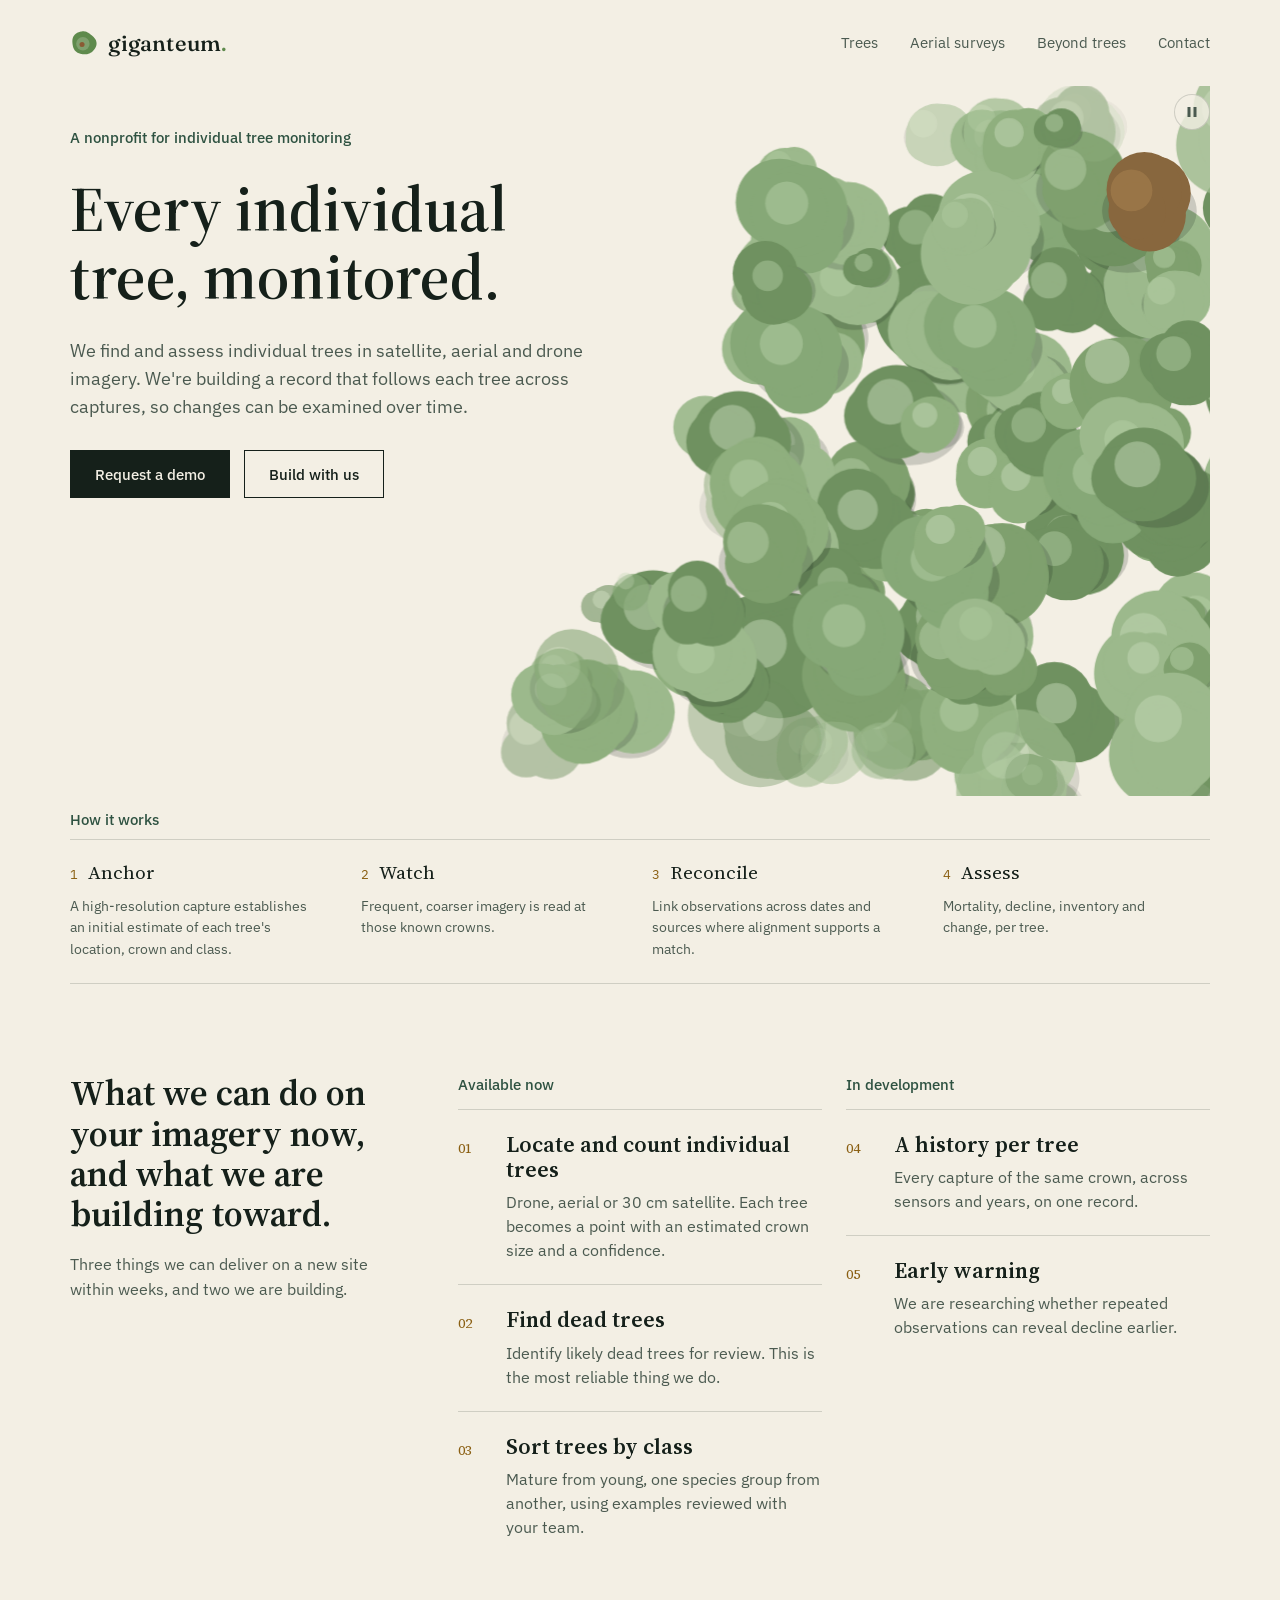
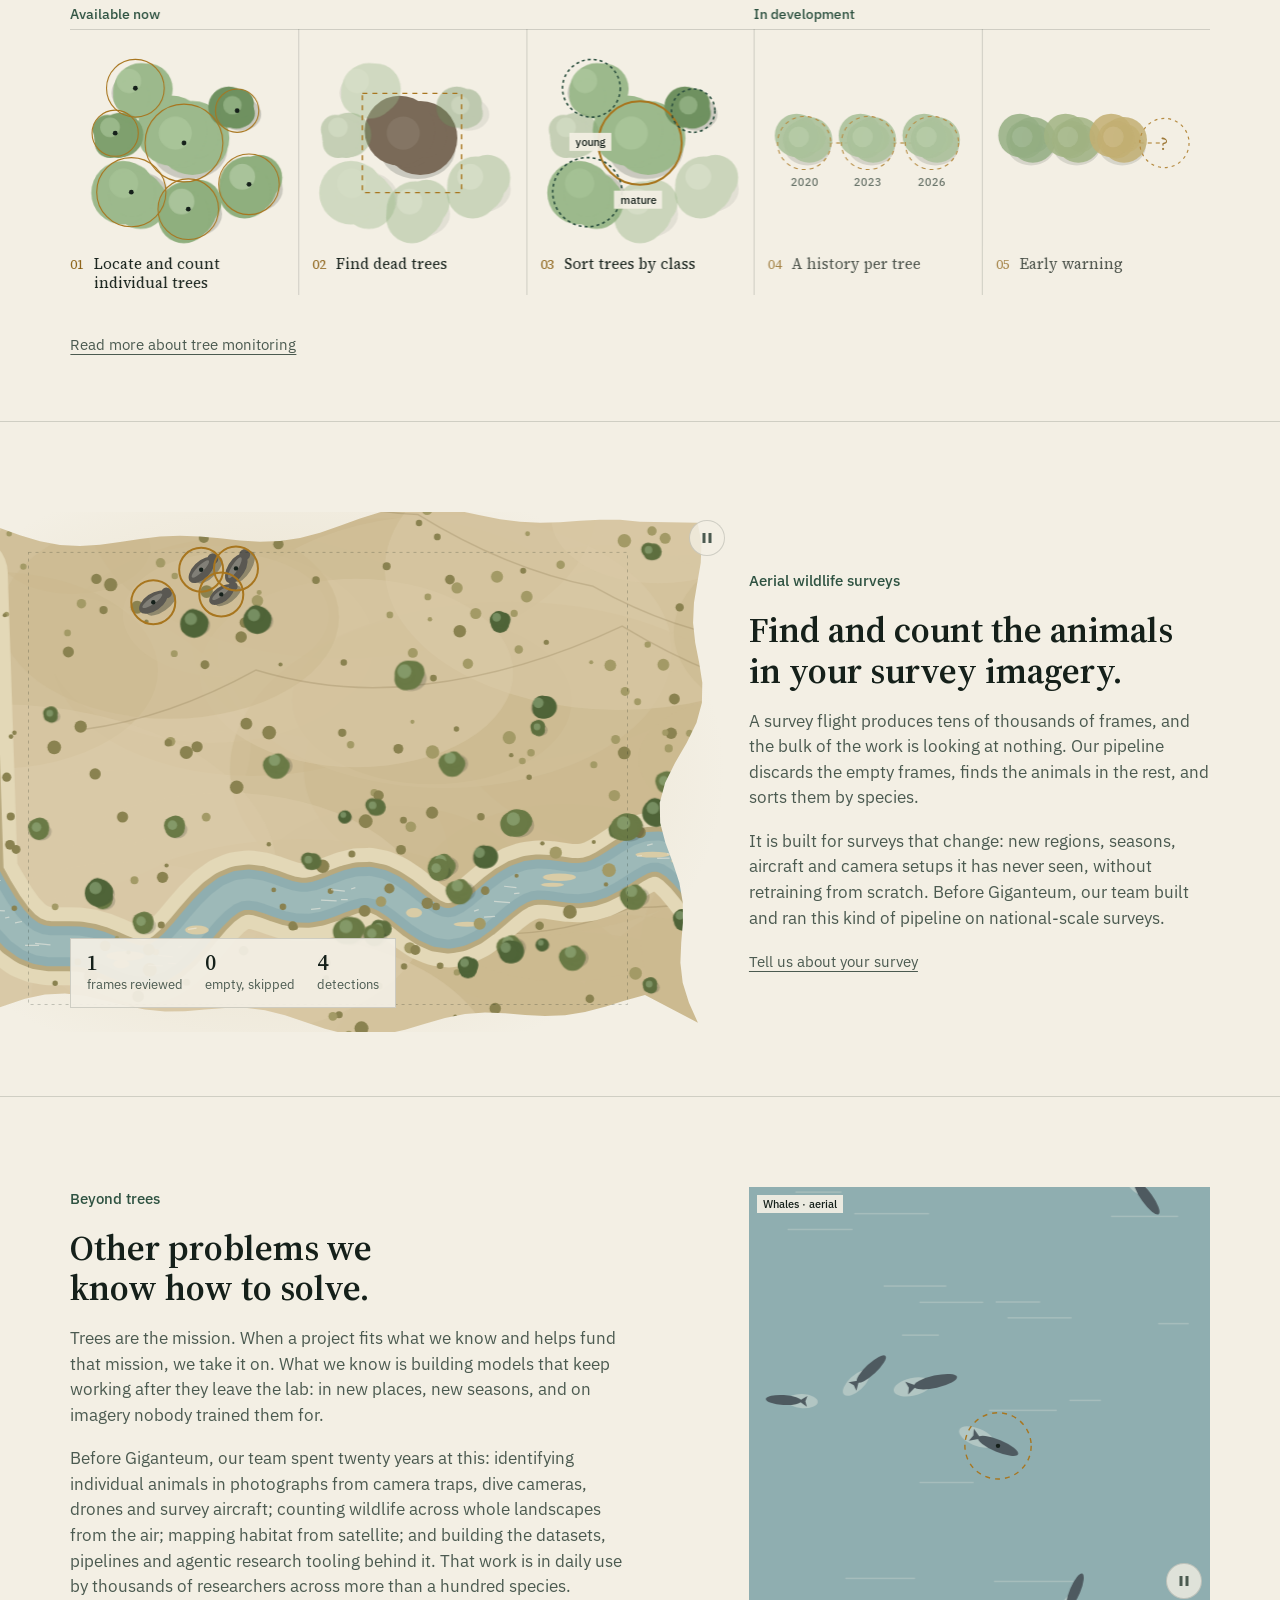
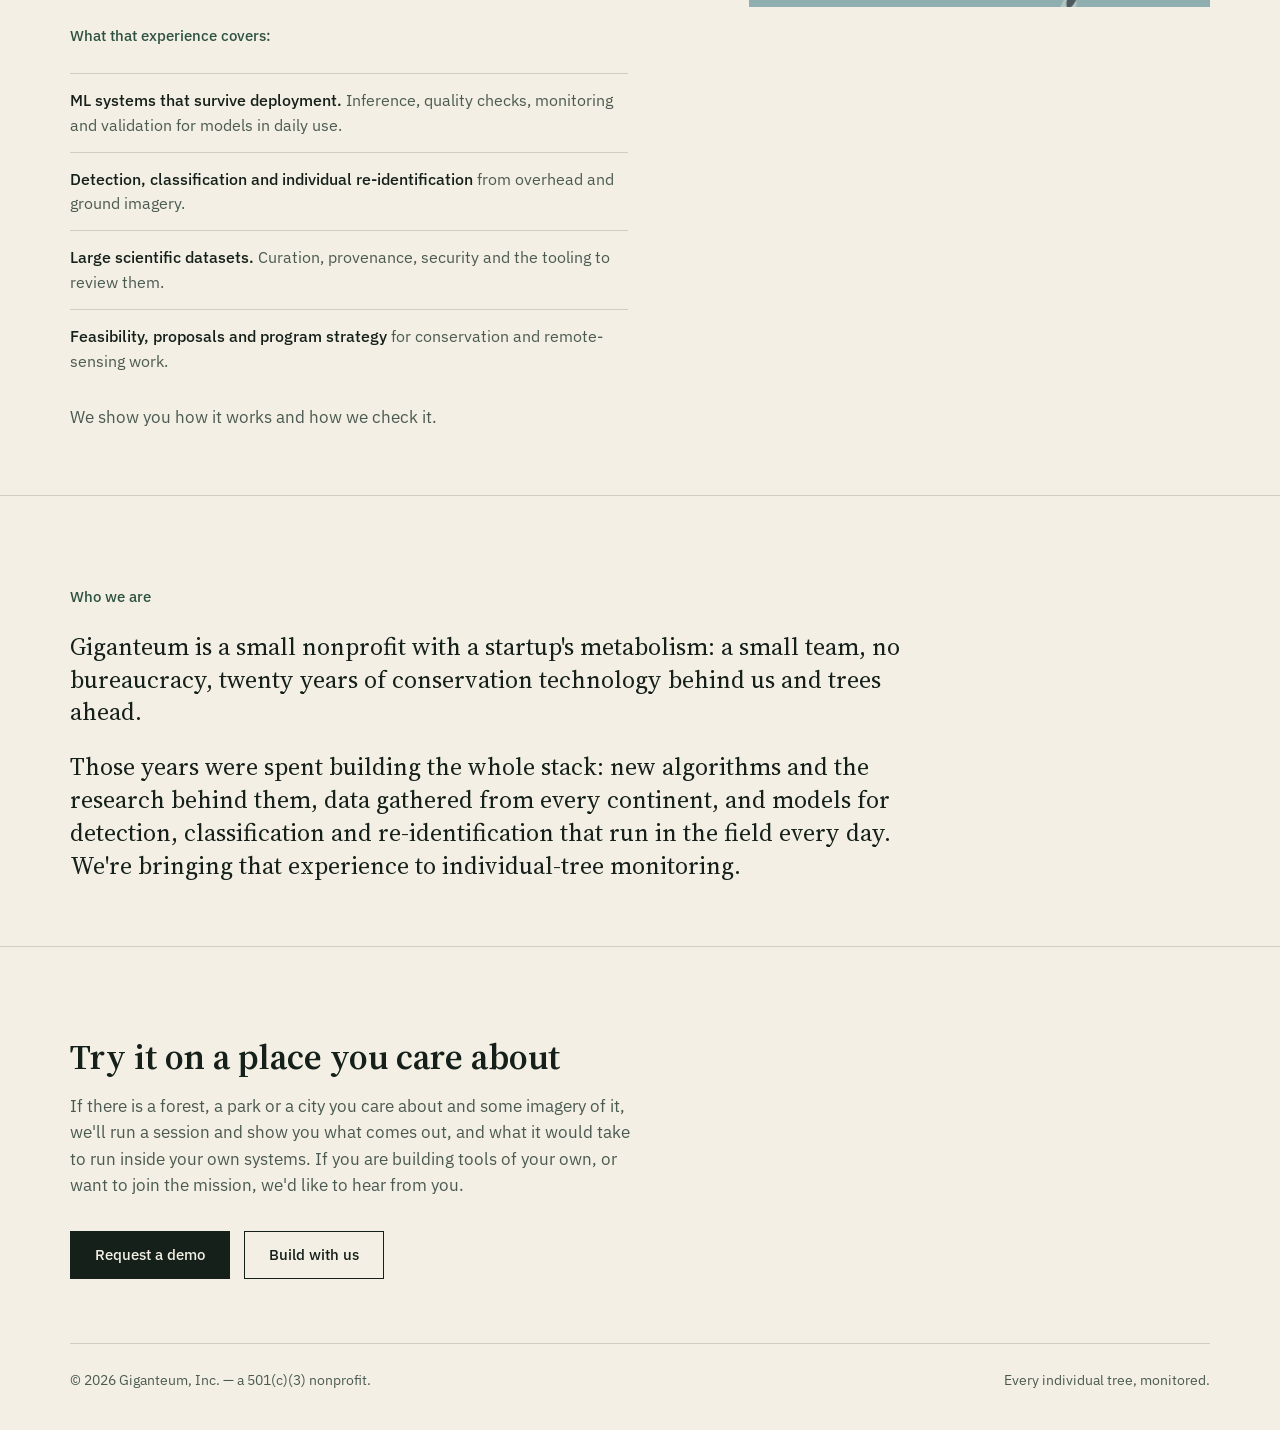
<file: index.html>
<!DOCTYPE html>
<html lang="en">
<head>
<meta charset="UTF-8">
<meta name="viewport" content="width=device-width, initial-scale=1, viewport-fit=cover">
<title>Giganteum — Every individual tree, monitored</title>
<meta name="description" content="Giganteum is a nonprofit that finds and assesses individual trees in satellite, aerial and drone imagery.">
<link rel="canonical" href="https://giganteum.github.io/preview-a3f9297cd7/">
<meta property="og:type" content="website">
<meta property="og:site_name" content="Giganteum">
<meta property="og:title" content="Giganteum — Every individual tree, monitored">
<meta property="og:description" content="Giganteum is a nonprofit that finds and assesses individual trees in satellite, aerial and drone imagery.">
<meta property="og:url" content="https://giganteum.github.io/preview-a3f9297cd7/">
<meta property="og:image" content="https://giganteum.github.io/preview-a3f9297cd7/assets/og-card.jpg">
<meta property="og:image:width" content="1200">
<meta property="og:image:height" content="630">
<meta name="twitter:card" content="summary_large_image">
<link rel="icon" href="assets/logos/logo-06u2/favicon.svg?h=ea83f946c8" type="image/svg+xml">
<link rel="icon" href="assets/logos/logo-06u2/favicon.ico?h=4b74110f3c" sizes="32x32">
<link rel="apple-touch-icon" href="assets/logos/logo-06u2/favicon-180.png?h=ba5bebc18b">
<meta name="color-scheme" content="light">
<meta name="theme-color" content="#F3EFE4">
<link rel="preload" href="fonts/source-serif-4-latin.woff2" as="font" type="font/woff2" crossorigin>
<link rel="preload" href="fonts/ibm-plex-sans-latin.woff2" as="font" type="font/woff2" crossorigin>
<style>
/* Giganteum site styles. Fonts are self-hosted (SIL OFL 1.1, see fonts/OFL-*.txt). */
/* latin-ext */
@font-face {
  font-family: 'Fraunces';
  font-style: normal;
  font-weight: 500;
  font-display: swap;
  src: url(fonts/fraunces-latin-ext.woff2) format('woff2');
  unicode-range: U+0100-02BA, U+02BD-02C5, U+02C7-02CC, U+02CE-02D7, U+02DD-02FF, U+0304, U+0308, U+0329, U+1D00-1DBF, U+1E00-1E9F, U+1EF2-1EFF, U+2020, U+20A0-20AB, U+20AD-20C0, U+2113, U+2C60-2C7F, U+A720-A7FF;
}
/* latin */
@font-face {
  font-family: 'Fraunces';
  font-style: normal;
  font-weight: 500;
  font-display: swap;
  src: url(fonts/fraunces-latin.woff2) format('woff2');
  unicode-range: U+0000-00FF, U+0131, U+0152-0153, U+02BB-02BC, U+02C6, U+02DA, U+02DC, U+0304, U+0308, U+0329, U+2000-206F, U+20AC, U+2122, U+2191, U+2193, U+2212, U+2215, U+FEFF, U+FFFD;
}
/* latin-ext */
@font-face {
  font-family: 'IBM Plex Sans';
  font-style: normal;
  font-weight: 400;
  font-stretch: 100%;
  font-display: swap;
  src: url(fonts/ibm-plex-sans-latin-ext.woff2) format('woff2');
  unicode-range: U+0100-02BA, U+02BD-02C5, U+02C7-02CC, U+02CE-02D7, U+02DD-02FF, U+0304, U+0308, U+0329, U+1D00-1DBF, U+1E00-1E9F, U+1EF2-1EFF, U+2020, U+20A0-20AB, U+20AD-20C0, U+2113, U+2C60-2C7F, U+A720-A7FF;
}
/* latin */
@font-face {
  font-family: 'IBM Plex Sans';
  font-style: normal;
  font-weight: 400;
  font-stretch: 100%;
  font-display: swap;
  src: url(fonts/ibm-plex-sans-latin.woff2) format('woff2');
  unicode-range: U+0000-00FF, U+0131, U+0152-0153, U+02BB-02BC, U+02C6, U+02DA, U+02DC, U+0304, U+0308, U+0329, U+2000-206F, U+20AC, U+2122, U+2191, U+2193, U+2212, U+2215, U+FEFF, U+FFFD;
}
/* latin-ext */
@font-face {
  font-family: 'IBM Plex Sans';
  font-style: normal;
  font-weight: 500;
  font-stretch: 100%;
  font-display: swap;
  src: url(fonts/ibm-plex-sans-latin-ext.woff2) format('woff2');
  unicode-range: U+0100-02BA, U+02BD-02C5, U+02C7-02CC, U+02CE-02D7, U+02DD-02FF, U+0304, U+0308, U+0329, U+1D00-1DBF, U+1E00-1E9F, U+1EF2-1EFF, U+2020, U+20A0-20AB, U+20AD-20C0, U+2113, U+2C60-2C7F, U+A720-A7FF;
}
/* latin */
@font-face {
  font-family: 'IBM Plex Sans';
  font-style: normal;
  font-weight: 500;
  font-stretch: 100%;
  font-display: swap;
  src: url(fonts/ibm-plex-sans-latin.woff2) format('woff2');
  unicode-range: U+0000-00FF, U+0131, U+0152-0153, U+02BB-02BC, U+02C6, U+02DA, U+02DC, U+0304, U+0308, U+0329, U+2000-206F, U+20AC, U+2122, U+2191, U+2193, U+2212, U+2215, U+FEFF, U+FFFD;
}
/* latin-ext */
@font-face {
  font-family: 'IBM Plex Sans';
  font-style: normal;
  font-weight: 600;
  font-stretch: 100%;
  font-display: swap;
  src: url(fonts/ibm-plex-sans-latin-ext.woff2) format('woff2');
  unicode-range: U+0100-02BA, U+02BD-02C5, U+02C7-02CC, U+02CE-02D7, U+02DD-02FF, U+0304, U+0308, U+0329, U+1D00-1DBF, U+1E00-1E9F, U+1EF2-1EFF, U+2020, U+20A0-20AB, U+20AD-20C0, U+2113, U+2C60-2C7F, U+A720-A7FF;
}
/* latin */
@font-face {
  font-family: 'IBM Plex Sans';
  font-style: normal;
  font-weight: 600;
  font-stretch: 100%;
  font-display: swap;
  src: url(fonts/ibm-plex-sans-latin.woff2) format('woff2');
  unicode-range: U+0000-00FF, U+0131, U+0152-0153, U+02BB-02BC, U+02C6, U+02DA, U+02DC, U+0304, U+0308, U+0329, U+2000-206F, U+20AC, U+2122, U+2191, U+2193, U+2212, U+2215, U+FEFF, U+FFFD;
}

/* ---------- tokens: this site is light by decision; the dark scheme keeps the same values ---------- */
/* Source Serif 4 (SIL OFL 1.1, fonts/OFL-SourceSerif4.txt): headings and serif accents. Fraunces stays for the wordmark only. */
@font-face{font-family:'Source Serif 4';font-style:normal;font-weight:200 900;font-display:swap;src:url(fonts/source-serif-4-latin-ext.woff2) format('woff2');unicode-range:U+0100-02BA, U+02BD-02C5, U+02C7-02CC, U+02CE-02D7, U+02DD-02FF, U+0304, U+0308, U+0329, U+1D00-1DBF, U+1E00-1E9F, U+1EF2-1EFF, U+2020, U+20A0-20AB, U+20AD-20C0, U+2113, U+2C60-2C7F, U+A720-A7FF}
@font-face{font-family:'Source Serif 4';font-style:normal;font-weight:200 900;font-display:swap;src:url(fonts/source-serif-4-latin.woff2) format('woff2');unicode-range:U+0000-00FF, U+0131, U+0152-0153, U+02BB-02BC, U+02C6, U+02DA, U+02DC, U+0304, U+0308, U+0329, U+2000-206F, U+20AC, U+2122, U+2191, U+2193, U+2212, U+2215, U+FEFF, U+FFFD}

:root{
  --paper:#F3EFE4; --ink:#15201A; --dim:#4B5A50; --rule:rgba(21,32,26,.16); --rule-strong:#15201A;
  --moss:#2E5241; --accent:#A8761F; --accent-text:#8A5F12; --canopy:#5E8A4C;
  --serif:'Source Serif 4',Georgia,'Times New Roman',serif; --sans:'IBM Plex Sans','Helvetica Neue',Arial,sans-serif;
  --gutter:clamp(20px,5.5vw,80px);
  color-scheme:light;
  box-sizing:border-box; padding-top:env(safe-area-inset-top,0px); padding-bottom:env(safe-area-inset-bottom,0px);
}
@media (prefers-color-scheme:dark){ :root:not([data-theme="light"]){ --paper:#F3EFE4; --ink:#15201A; } }
:root[data-theme="dark"]{ --paper:#F3EFE4; --ink:#15201A; }
html{scroll-padding-top:env(safe-area-inset-top,0px);scroll-behavior:smooth}
*{box-sizing:border-box;margin:0;padding:0}
body{background:var(--paper);color:var(--ink);font-family:var(--sans);font-size:17px;line-height:1.55;-webkit-font-smoothing:antialiased}
::selection{background:var(--accent);color:var(--paper)}
a{color:inherit}
a:focus-visible,button:focus-visible{outline:2px solid var(--accent);outline-offset:3px}
h1,h2,h3{font-family:var(--serif);font-weight:600;letter-spacing:0}
h1{font-size:clamp(40px,5vw,66px);line-height:1.06;text-wrap:balance}
h2{font-size:clamp(28px,2.8vw,38px);line-height:1.12;text-wrap:balance}
.wrap{max-width:1440px;margin:0 auto;padding:0 var(--gutter)}
.eyebrow{font-size:15px;font-weight:500;color:var(--moss)}
.dim{color:var(--dim)}
.btn{display:inline-flex;align-items:center;justify-content:center;min-height:48px;padding:12px 24px;font:500 15px/1 var(--sans);text-decoration:none;border:1px solid var(--ink);color:var(--ink);background:transparent;cursor:pointer}
.btn:hover{background:rgba(21,32,26,.06)}
.btn-primary{background:var(--ink);color:var(--paper)}
.btn-primary:hover{background:#26362d}
.textlink{font-size:15px;color:var(--dim);text-decoration:underline;text-underline-offset:4px}
.textlink:hover{color:var(--ink)}

/* ---------- nav ---------- */
nav{display:flex;align-items:center;justify-content:space-between;padding:26px 0;position:relative;z-index:5}
.wordmark{font-family:'Fraunces',Georgia,serif;font-weight:500;font-size:22px;text-decoration:none;letter-spacing:.01em}
.wordmark span{color:var(--canopy)}
/* logo 06u-2 mark; clear space >= the trunk's diameter (README) */
.wordmark{display:inline-flex;align-items:center}
.wordmark .mark{display:block;width:28px;height:28px;flex-shrink:0;margin-right:10px}
.links{display:flex;gap:32px;font-size:15px}
.links a{color:var(--dim);text-decoration:none}
.links a:hover{color:var(--ink)}
.menu{display:none;width:44px;height:44px;border:1px solid var(--rule);background:transparent;align-items:center;justify-content:center;cursor:pointer}

/* ---------- hero ---------- */
.hero{position:relative;min-height:min(720px,calc(100svh - 190px));display:flex;flex-direction:column}
.hero-copy{position:relative;z-index:2;max-width:620px;padding:40px 0 60px;display:flex;flex-direction:column;gap:26px}
.hero-head,.hero-body{display:flex;flex-direction:column;gap:26px}
.hero-copy p{font-size:clamp(17px,1.4vw,19px);max-width:52ch;color:var(--dim)}
.cta{display:flex;gap:14px;align-items:center;flex-wrap:wrap;padding-top:4px}
.scene{position:absolute;inset:0;z-index:1}
.scene canvas{position:absolute;inset:0;width:100%;height:100%;display:block}
.aerial-scene{background:radial-gradient(60% 60% at 40% 50%,rgba(216,201,166,.55),rgba(216,201,166,0))}
.beyond-scene{background:radial-gradient(60% 60% at 50% 50%,rgba(185,201,166,.35),rgba(185,201,166,0))}
.pause{position:absolute;top:8px;right:0;z-index:3;display:inline-flex;align-items:center;justify-content:center;width:36px;height:36px;border:1px solid var(--rule);border-radius:999px;background:rgba(243,239,228,.8);color:var(--dim);cursor:pointer}
.pause .i-play{display:none}
.pause[aria-pressed="true"] .i-pause{display:none}
.pause[aria-pressed="true"] .i-play{display:block}
.pause:hover{color:var(--ink)}
.pause[hidden]{display:none}
.beyond-scene .pause{top:auto;bottom:8px;right:8px}
.record{position:absolute;right:0;bottom:44px;z-index:3;width:290px;opacity:0;transform:translateY(6px);transition:opacity .45s,transform .45s;padding:16px 18px 12px;background:var(--paper);border:1px solid var(--rule);font-size:13px;line-height:1.35}
.record.show{opacity:1;transform:none}
.record .hist-label{font-size:12px;font-weight:500;color:var(--dim);padding:10px 0 0;border-top:1px solid var(--rule);opacity:0;transition:opacity .4s}
.record .hist-label.on{opacity:1}
.record .row.status.dead span:last-child{color:#6B6A62}
.record .head{display:flex;flex-wrap:wrap;column-gap:12px;justify-content:space-between;align-items:baseline;padding-bottom:8px}
.record .head b,.record .head i{white-space:nowrap}
.record .head b{font-family:var(--serif);font-weight:400;font-size:15px}
.record .head i{font-style:normal;font-size:12px;font-weight:500;color:var(--dim)}
.record .row{display:flex;justify-content:space-between;gap:12px;padding:7px 0;border-top:1px solid var(--rule);opacity:0;transform:translateY(3px);transition:opacity .35s,transform .35s}
.record .row.on{opacity:1;transform:none}
.record .row span:first-child{color:var(--dim)}
.record .row span:last-child{font-weight:500;text-align:right}
.record .row.status span:last-child{color:var(--accent-text)}
.record .row.status.ok span:last-child{color:var(--moss)}
.record .hist{display:flex;gap:14px;align-items:flex-end;padding:6px 0 4px;opacity:0;transition:opacity .5s}
.record .hist.on{opacity:1}
.record .hist div{display:flex;flex-direction:column;align-items:center;gap:4px;font-size:11px;color:var(--dim)}
.record .hist svg{display:block}
.caption{position:absolute;right:0;bottom:16px;z-index:3;font-size:12.5px;color:var(--dim)}

/* ---------- strips and sections ---------- */
.col-label.how{margin-top:12px;padding-bottom:0}
.fine{margin-top:36px;padding-top:16px;border-top:1px solid var(--rule);font-size:13.5px;color:var(--dim);max-width:70ch}
.bridge{font-size:15px!important;font-weight:500;color:var(--moss)!important;margin-top:6px}
.loop{display:grid;grid-template-columns:repeat(4,minmax(0,1fr));gap:24px;border-top:1px solid var(--rule);border-bottom:1px solid var(--rule);margin-top:8px}
.loop div{padding:18px 20px 22px 0}
.loop b{display:block;font-family:var(--serif);font-weight:400;font-size:19px}
.loop b em{font-style:normal;color:var(--accent-text);font-family:var(--sans);font-size:13px;margin-right:10px}
.loop p{font-size:14px;color:var(--dim);margin-top:8px}
section.block{padding-top:clamp(64px,7vw,96px);padding-bottom:clamp(48px,5vw,72px)}
.grid{display:grid;grid-template-columns:repeat(12,minmax(0,1fr));column-gap:24px;row-gap:32px}
.c4{grid-column:span 4}.c6{grid-column:span 6}.c8{grid-column:span 8}
.lead{display:flex;flex-direction:column;gap:18px;padding-right:32px}
.lead p{font-size:16px;color:var(--dim)}
.col-label{font-size:15px;font-weight:500;color:var(--moss);padding-bottom:12px}
.item{display:flex;gap:20px;padding:22px 0;border-top:1px solid var(--rule)}
.item em{font-style:normal;font-family:var(--serif);font-size:14px;color:var(--accent-text);width:28px;flex-shrink:0;padding-top:6px}
.item b{display:block;font-family:var(--serif);font-weight:600;font-size:22px;line-height:1.15}
.item p{font-size:15.5px;color:var(--dim);margin-top:8px}
.pull{margin-top:28px;padding-top:22px;border-top:1px solid var(--rule-strong);font-family:var(--serif);font-size:22px;line-height:1.3}
.stages{display:grid;grid-template-columns:repeat(3,minmax(0,1fr));gap:24px;margin-top:44px;border-top:1px solid var(--rule)}
.stages div{padding:24px 24px 0 0}
.stages em{font-style:normal;font-family:var(--serif);font-size:14px;color:var(--accent-text)}
.stages b{display:block;font-family:var(--serif);font-weight:600;font-size:22px;margin-top:8px;line-height:1.15}
.stages p{font-size:15px;color:var(--dim);margin-top:10px}
.stages small{display:block;font-size:14px;color:var(--moss);margin-top:12px}
.measured{margin-top:36px;padding-top:20px;border-top:1px solid var(--rule);font-size:15.5px;color:var(--dim);max-width:70ch}

/* figures in Trees (v1 default; ?v=2 / ?v=4 alternatives) and How it adapts (v3); ?v=0 = none */
.draft-band{grid-column:1/-1;position:relative;height:290px;margin-top:12px}
.draft-band[hidden],html:not(.js) .draft-band{display:none}
.draft-band canvas{position:absolute;inset:0;width:100%;height:100%;display:block}
.draft-band[data-v="2"],.draft-band[data-v="3"]{height:260px}
.draft-band[data-v="4"]{height:210px}
#trees .grid:has(> .draft-band:not([hidden])){grid-auto-flow:row dense}
.figure-note{grid-column:1/-1;max-width:70ch}
/* landing: the Trees summary links on to trees.html */
#trees .more{grid-column:1/-1;margin-top:4px}
/* trees.html: the page title sits above the section like an eyebrow */
.page-title{font-family:var(--sans);line-height:1.55;margin-bottom:22px}
.preface{max-width:62ch;display:flex;flex-direction:column;gap:14px;margin-bottom:36px}
.preface p{font-size:clamp(17px,1.4vw,19px);color:var(--dim)}
.preface p:last-child{font-size:15px}
.figure-note[hidden]{display:none}
.figure-note p{font-size:15.5px;color:var(--dim)}
.figure-note h2{margin:6px 0 16px}
.figure-note p+p{margin-top:10px}

/* aerial: island on the left, text on the right */
.aerial-grid{display:grid;grid-template-columns:repeat(12,minmax(0,1fr));column-gap:24px;align-items:center}
.aerial-scene{grid-column:span 7;position:relative;height:520px;margin-left:calc(-1 * var(--gutter))}
.aerial-scene canvas{position:absolute;inset:0;width:100%;height:100%}
.tally{position:absolute;left:var(--gutter);bottom:24px;z-index:2;display:flex;gap:22px;padding:12px 16px;background:rgba(243,239,228,.94);border:1px solid var(--rule);font-size:13px}
.tally div{display:flex;flex-direction:column;gap:2px}
.tally span{color:var(--dim)}
.tally b{font-family:var(--serif);font-weight:500;font-size:22px;line-height:1}
.frame-label{position:absolute;left:var(--gutter);top:20px;z-index:2;font-size:12.5px;color:var(--dim);background:rgba(243,239,228,.85);padding:4px 8px;border:1px solid var(--rule)}
.aerial-copy{grid-column:8 / span 5;display:flex;flex-direction:column;gap:18px}
.aerial-copy p{color:var(--dim);font-size:16.5px}
.sec-head,.sec-body{display:flex;flex-direction:column;gap:18px}

/* beyond trees */
.beyond-grid{display:grid;grid-template-columns:repeat(12,minmax(0,1fr));column-gap:24px;align-items:start}
.beyond-copy{grid-column:span 6;display:flex;flex-direction:column;gap:18px}
.beyond-copy p{color:var(--dim);font-size:16.5px}
.beyond-list{margin-top:8px;list-style:none}
.beyond-list li{padding:14px 0;border-top:1px solid var(--rule);font-size:16px}
.beyond-list li b{font-weight:500}
.beyond-list li span{color:var(--dim)}
.beyond-scene{grid-column:8 / span 5;position:relative;height:420px}
.beyond-scene canvas{position:absolute;inset:0;width:100%;height:100%}
.cond{position:absolute;left:0;bottom:0;z-index:2;font-size:13px;color:var(--dim);background:rgba(243,239,228,.9);border:1px solid var(--rule);padding:8px 12px;display:flex;gap:10px;align-items:center}
.cond b{font-family:var(--serif);font-weight:500;font-size:16px;color:var(--ink);min-width:110px}
.cond i{font-style:normal;color:var(--moss)}
.vswitch{position:absolute;right:0;top:-38px;z-index:2;display:flex;gap:4px;align-items:center;font-size:12px;color:var(--dim)}
.vswitch button{min-height:30px;padding:4px 10px;border:1px solid var(--rule);background:transparent;font:500 12px var(--sans);color:var(--dim);cursor:pointer}
.vswitch button[aria-pressed="true"]{background:var(--ink);color:var(--paper);border-color:var(--ink)}

/* who / contact / footer */
.who{border-top:1px solid var(--rule)}
.who p{font-size:clamp(19px,1.9vw,26px);font-family:var(--serif);line-height:1.35;max-width:36em}
.who p+p{margin-top:22px}
.contact{border-top:1px solid var(--rule)}
.contact p{color:var(--dim);max-width:56ch;margin-top:16px}
footer{border-top:1px solid var(--rule);padding:26px 0 40px;display:flex;justify-content:space-between;gap:16px;flex-wrap:wrap;font-size:13.5px;color:var(--dim)}

/* about page */
.about-inner{max-width:70ch;padding:40px 0 80px}
.about-inner h1{font-size:clamp(36px,4.5vw,64px);margin-bottom:28px}
.about-inner h2{font-size:28px;margin:44px 0 14px}
.about-inner p{font-size:18px;line-height:1.6;margin-top:16px}
.about-inner p.note{font-size:14px;color:var(--dim);border:1px solid var(--rule);padding:12px 14px}

@media (max-width:1000px){
  .c4,.c6,.c8{grid-column:span 12}
  .lead{padding-right:0}
  .stages{grid-template-columns:1fr}
  .aerial-grid,.beyond-grid{display:flex;flex-direction:column;gap:28px}
  .aerial-copy,.beyond-copy{display:contents}
  .sec-head{order:1}.aerial-scene,.beyond-scene{order:2}.sec-body{order:3}
  .aerial-scene{width:calc(100% + 2*var(--gutter));margin:0 calc(-1 * var(--gutter));height:420px}
  .beyond-scene{width:100%;height:360px}
  /* hero: eyebrow + headline -> canopy -> body; the record sits under the canopy, not over it */
  .hero{min-height:0}
  .hero-copy{display:contents}
  .hero-head{order:1;padding:16px 0 0}
  #hero-scene{order:2;position:relative;height:var(--hero-canvas-h);margin:26px calc(-1 * var(--gutter)) 0;--hero-canvas-h:420px}
  .hero-body{order:3;padding:28px 0 8px}
  #hero-scene .pause{top:calc(var(--hero-canvas-h) - 48px);bottom:auto;left:var(--gutter);right:auto}
  .record{right:var(--gutter);bottom:16px;width:250px;font-size:12.5px}
  .aerial-scene .pause{right:var(--gutter)}
  /* drafts keep the small-screen order: headline -> graphic -> body */
  html.js #trees:has(.draft-band:not([hidden])) .lead,html.js #adapts:has(.draft-band:not([hidden])) .lead{display:contents}
  html.js #trees:has(.draft-band:not([hidden])) .lead>*,html.js #adapts:has(.draft-band:not([hidden])) .lead>*{grid-column:1/-1}
  #trees h2,#adapts h2{order:1}
  .draft-band{order:2;margin-top:0}
  #trees .lead p,#adapts .lead p{order:3}
  #trees .c4:not(.lead){order:4}
  #trees .more{order:5}
  #draft-trees2,#note-ew{order:5}
}
@media (max-width:900px){
  .links{display:none;position:absolute;right:0;top:80px;flex-direction:column;gap:0;background:var(--paper);border:1px solid var(--rule);padding:8px 0;min-width:220px}
  .links.open{display:flex}
  .links a{padding:12px 18px}
  .menu{display:inline-flex}
  /* without JavaScript the menu button cannot work, so the links stay in the page */
  html:not(.js) .menu{display:none}
  html:not(.js) .links{display:flex;position:static;flex-direction:row;flex-wrap:wrap;gap:4px 20px;border:0;background:none;padding:0;min-width:0}
  html:not(.js) .links a{padding:4px 0}
  html:not(.js) nav{flex-wrap:wrap;gap:12px}
  .loop{grid-template-columns:1fr 1fr}
}
@media (max-width:560px){
  /* phones: the record would cover the canopy, so it moves under it and the leader line drops into it */
  #hero-scene{height:auto;--hero-canvas-h:340px}
  #hero-scene canvas{position:relative;height:var(--hero-canvas-h)}
  .record{position:relative;right:auto;bottom:auto;margin:0 var(--gutter) 0 auto}
  /* ...and it is always there: an empty record (labels, a dash per value) until a tree is picked,
     then the values fill in; between trees it returns to empty instead of leaving a blank block */
  .record,.record.show{opacity:1;transform:none}
  .record .row,.record .hist-label{opacity:1;transform:none}
  .record .row span:last-child{transition:color .35s}
  .record .row:not(.on) span:last-child{color:transparent!important;position:relative}
  .record .row:not(.on) span:last-child::after{content:'—';position:absolute;right:0;color:var(--dim);opacity:.5;
    transform-origin:right center;animation:dash-wait 3.6s ease-in-out infinite}
  /* a slow wave down the empty record: each dash brightens and grows a little, row after row */
  .record .row[data-f="status"] span:last-child::after{animation-delay:.24s}
  .record .row[data-f="cls"] span:last-child::after{animation-delay:.48s}
  .record .row[data-f="crown"] span:last-child::after{animation-delay:.72s}
  .record .row[data-f="pos"] span:last-child::after{animation-delay:.96s}
  .record .row[data-f="caps"] span:last-child::after{animation-delay:1.2s}
  .record .row[data-f="sensors"] span:last-child::after{animation-delay:1.44s}
  html.motion-paused .record .row span:last-child::after{animation-play-state:paused}
}
@media (max-width:640px){ .draft-band[data-v="1"]{height:470px} .draft-band[data-v="2"],.draft-band[data-v="3"]{height:190px} .draft-band[data-v="4"]{height:300px} }
@media (max-width:560px){ .beyond-scene{height:480px} .loop{grid-template-columns:1fr} .loop div{padding-right:0} .cta .btn{width:100%} .tally{gap:14px} }
@keyframes dash-wait{0%,70%,100%{opacity:.45;transform:none}25%{opacity:.9;transform:scaleX(1.2) scaleY(1.15)}}
@media (prefers-reduced-motion:reduce){ html{scroll-behavior:auto} .record .row,.record .hist{transition:none} .record .row span:last-child::after{animation:none!important} }
/* ?freeze=1: deterministic frames for screenshot tests */
html.freeze *,html.freeze *::before,html.freeze *::after{transition:none!important;animation:none!important;scroll-behavior:auto!important}
</style>
<script>document.documentElement.classList.add('js')</script>
</head>
<body>

<div class="wrap">
<nav>
  <a class="wordmark" href="#top"><img class="mark" src="assets/logos/logo-06u2/giganteum-mark.svg?h=fabf64458b" width="28" height="28" alt="">giganteum<span>.</span></a>
  <button class="menu" id="menu" aria-label="Open menu" aria-expanded="false" aria-controls="links">
    <svg width="20" height="14" viewBox="0 0 20 14" fill="none" stroke="currentColor" stroke-width="1.5" aria-hidden="true"><path d="M0 1h20M0 7h20M0 13h20"/></svg>
  </button>
  <div class="links" id="links">
    <a href="trees.html">Trees</a>
    <a href="#aerial">Aerial surveys</a>
    <a href="#beyond">Beyond trees</a>
    <a href="#contact">Contact</a>
  </div>
</nav>
</div>

<main id="main">

<header class="wrap" id="top">
<section class="hero">
  <div class="hero-copy" id="hero-copy">
    <div class="hero-head">
    <div class="eyebrow">A nonprofit for individual tree monitoring</div>
    <h1>Every individual tree, monitored.</h1>
    </div>
    <div class="hero-body">
    <p>We find and assess individual trees in satellite, aerial and drone imagery. We're building a record that follows each tree across captures, so changes can be examined over time.</p>
    <div class="cta">
      <a class="btn btn-primary" href="mailto:hello@giganteum.org?subject=Demo%20request">Request a demo</a>
      <a class="btn" href="mailto:hello@giganteum.org?subject=Build%20with%20us">Build with us</a>
    </div>
    </div>
  </div>
  <div class="scene" id="hero-scene">
    <canvas id="c-hero" aria-label="Illustration: a canopy of tree crowns with detections marked, one crown flagged and followed across captures" role="img"></canvas>
    <button class="pause" id="pause" aria-pressed="false" aria-label="Pause animations" title="Pause animations">
      <svg class="i-pause" width="12" height="12" viewBox="0 0 12 12" aria-hidden="true"><rect x="1.5" y="1" width="3" height="10" fill="currentColor"/><rect x="7.5" y="1" width="3" height="10" fill="currentColor"/></svg>
      <svg class="i-play" width="12" height="12" viewBox="0 0 12 12" aria-hidden="true"><path d="M2 1l9 5-9 5z" fill="currentColor"/></svg>
    </button>
    <div class="record" id="record">
      <div class="head"><b>Tree record</b><i>Illustrative record</i></div>
      <div class="row" data-f="id"><span>Tree</span><span></span></div>
      <div class="row status" data-f="status"><span>Status</span><span></span></div>
      <div class="row" data-f="cls"><span>Class</span><span></span></div>
      <div class="row" data-f="crown"><span>Crown</span><span></span></div>
      <div class="row" data-f="pos"><span>Position</span><span></span></div>
      <div class="row" data-f="caps"><span>Captures</span><span></span></div>
      <div class="row" data-f="sensors"><span>Sensors</span><span></span></div>
      <div class="hist-label" id="hist-label">History</div>
      <div class="hist" id="hist"></div>
    </div>
  </div>
</section>

<div class="col-label how">How it works</div>
<div class="loop">
  <div><b><em>1</em>Anchor</b><p>A high-resolution capture establishes an initial estimate of each tree's location, crown and class.</p></div>
  <div><b><em>2</em>Watch</b><p>Frequent, coarser imagery is read at those known crowns.</p></div>
  <div><b><em>3</em>Reconcile</b><p>Link observations across dates and sources where alignment supports a match.</p></div>
  <div><b><em>4</em>Assess</b><p>Mortality, decline, inventory and change, per tree.</p></div>
</div>
</header>

<section class="wrap block" id="trees">
  <div class="grid">
    <div class="c4 lead">
      <h2>What we can do on your imagery now, and what we are building toward.</h2>
      <p>Three things we can deliver on a new site within weeks, and two we are building.</p>
    </div>
    <div class="c4">
      <div class="col-label">Available now</div>
      <div class="item"><em>01</em><div><b>Locate and count individual trees</b><p>Drone, aerial or 30 cm satellite. Each tree becomes a point with an estimated crown size and a confidence.</p></div></div>
      <div class="item"><em>02</em><div><b>Find dead trees</b><p>Identify likely dead trees for review. This is the most reliable thing we do.</p></div></div>
      <div class="item"><em>03</em><div><b>Sort trees by class</b><p>Mature from young, one species group from another, using examples reviewed with your team.</p></div></div>
    </div>
    <div class="c4">
      <div class="col-label">In development</div>
      <div class="item"><em>04</em><div><b>A history per tree</b><p>Every capture of the same crown, across sensors and years, on one record.</p></div></div>
      <div class="item"><em>05</em><div><b>Early warning</b><p>We are researching whether repeated observations can reveal decline earlier.</p></div></div>
    </div>
    <div class="draft-band" id="draft-trees" data-v="1"><canvas id="c-draft-trees" role="img"></canvas></div>
    <p class="more"><a class="textlink" href="trees.html">Read more about tree monitoring</a></p>
  </div>
</section>

<section class="wrap block" id="aerial" style="border-top:1px solid var(--rule)">
  <div class="aerial-grid">
    <div class="aerial-scene" id="aerial-scene">
      <canvas id="c-aerial" role="img" aria-label="Illustration: survey frames over savanna, most empty, animals detected in the rest"></canvas>
      <button class="pause" aria-pressed="false" aria-label="Pause animations" title="Pause animations">
      <svg class="i-pause" width="12" height="12" viewBox="0 0 12 12" aria-hidden="true"><rect x="1.5" y="1" width="3" height="10" fill="currentColor"/><rect x="7.5" y="1" width="3" height="10" fill="currentColor"/></svg>
      <svg class="i-play" width="12" height="12" viewBox="0 0 12 12" aria-hidden="true"><path d="M2 1l9 5-9 5z" fill="currentColor"/></svg>
    </button>
      <div class="tally" id="tally">
        <div><b id="t-frames">0</b><span>frames reviewed</span></div>
        <div><b id="t-empty">0</b><span>empty, skipped</span></div>
        <div><b id="t-animals">0</b><span>detections</span></div>
      </div>
    </div>
    <div class="aerial-copy">
      <div class="sec-head"><div class="eyebrow">Aerial wildlife surveys</div>
      <h2>Find and count the animals in your survey imagery.</h2></div>
      <div class="sec-body"><p>A survey flight produces tens of thousands of frames, and the bulk of the work is looking at nothing. Our pipeline discards the empty frames, finds the animals in the rest, and sorts them by species.</p>
      <p>It is built for surveys that change: new regions, seasons, aircraft and camera setups it has never seen, without retraining from scratch. Before Giganteum, our team built and ran this kind of pipeline on national-scale surveys.</p>
      <p><a class="textlink" href="mailto:hello@giganteum.org?subject=Aerial%20survey">Tell us about your survey</a></p></div>
    </div>
  </div>
</section>

<section class="wrap block" id="beyond" style="border-top:1px solid var(--rule)">
  <div class="beyond-grid">
    <div class="beyond-copy">
      <div class="sec-head"><div class="eyebrow">Beyond trees</div>
      <h2>Other problems we know how to solve.</h2></div>
      <div class="sec-body"><p>Trees are the mission. When a project fits what we know and helps fund that mission, we take it on. What we know is building models that keep working after they leave the lab: in new places, new seasons, and on imagery nobody trained them for.</p>
      <p>Before Giganteum, our team spent twenty years at this: identifying individual animals in photographs from camera traps, dive cameras, drones and survey aircraft; counting wildlife across whole landscapes from the air; mapping habitat from satellite; and building the datasets, pipelines and agentic research tooling behind it. That work is in daily use by thousands of researchers across more than a hundred species.</p>
      <p class="bridge">What that experience covers:</p>
      <ul class="beyond-list">
        <li><b>ML systems that survive deployment.</b> <span>Inference, quality checks, monitoring and validation for models in daily use.</span></li>
        <li><b>Detection, classification and individual re-identification</b> <span>from overhead and ground imagery.</span></li>
        <li><b>Large scientific datasets.</b> <span>Curation, provenance, security and the tooling to review them.</span></li>
        <li><b>Feasibility, proposals and program strategy</b> <span>for conservation and remote-sensing work.</span></li>
      </ul>
      <p>We show you how it works and how we check it.</p></div>
    </div>
    <div class="beyond-scene" id="beyond-scene">
      <canvas id="c-beyond" role="img" aria-label="Illustration: detections in six kinds of imagery: forest and city streets from above, whales in aerial imagery, vessels and an offshore platform from above, open water from a boat, a trail from a camera trap"></canvas>
      <button class="pause" aria-pressed="false" aria-label="Pause animations" title="Pause animations">
      <svg class="i-pause" width="12" height="12" viewBox="0 0 12 12" aria-hidden="true"><rect x="1.5" y="1" width="3" height="10" fill="currentColor"/><rect x="7.5" y="1" width="3" height="10" fill="currentColor"/></svg>
      <svg class="i-play" width="12" height="12" viewBox="0 0 12 12" aria-hidden="true"><path d="M2 1l9 5-9 5z" fill="currentColor"/></svg>
    </button>
    </div>
  </div>
</section>

<section class="wrap block who" id="who">
  <div class="eyebrow" style="margin-bottom:22px">Who we are</div>
    <p>Giganteum is a small nonprofit with a startup's metabolism: a small team, no bureaucracy, twenty years of conservation technology behind us and trees ahead.</p>
  <p>Those years were spent building the whole stack: new algorithms and the research behind them, data gathered from every continent, and models for detection, classification and re-identification that run in the field every day. We're bringing that experience to individual-tree monitoring.</p>
    </section>

<section class="wrap block contact" id="contact">
  <h2>Try it on a place you care about</h2>
  <p>If there is a forest, a park or a city you care about and some imagery of it, we'll run a session and show you what comes out, and what it would take to run inside your own systems. If you are building tools of your own, or want to join the mission, we'd like to hear from you.</p>
  <div class="cta" style="margin-top:28px">
    <a class="btn btn-primary" href="mailto:hello@giganteum.org?subject=Demo%20request">Request a demo</a>
    <a class="btn" href="mailto:hello@giganteum.org?subject=Build%20with%20us">Build with us</a>
  </div>
</section>

<div class="wrap">
<footer>
  <div>© 2026 Giganteum, Inc. — a 501(c)(3) nonprofit.</div>
  <div>Every individual tree, monitored.</div>
</footer>
</div>
</main>

<script src="js/engine.js?h=83940f65bd" defer></script>
<script src="js/scene-hero.js?h=0b6c4eccef" defer></script>
<script src="js/scene-aerial.js?h=0674b0cf72" defer></script>
<script src="js/scene-beyond.js?h=9a30496fa0" defer></script>
<script src="js/scene-drafts.js?h=fc6bce7b9d" defer></script>
<script src="js/main.js?h=59b2c5da0e" defer></script>
</body>
</html>
</file>
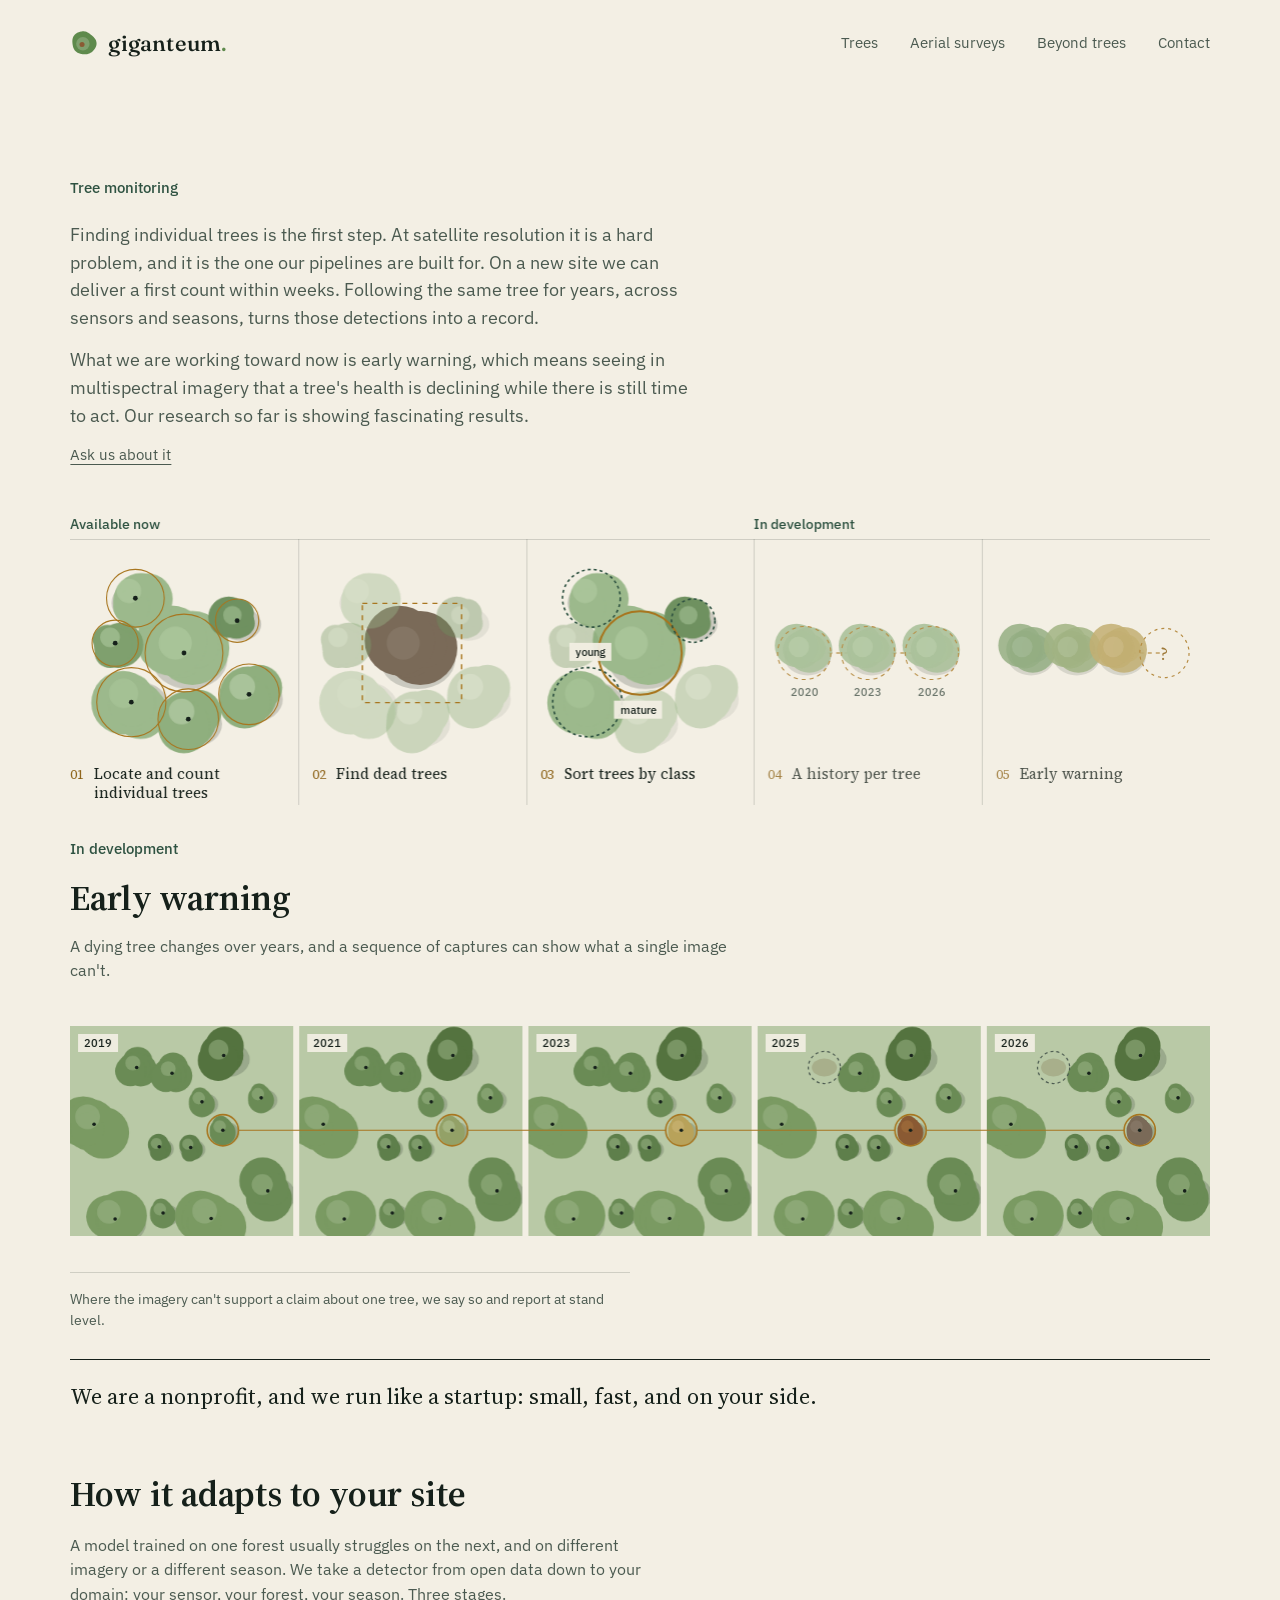
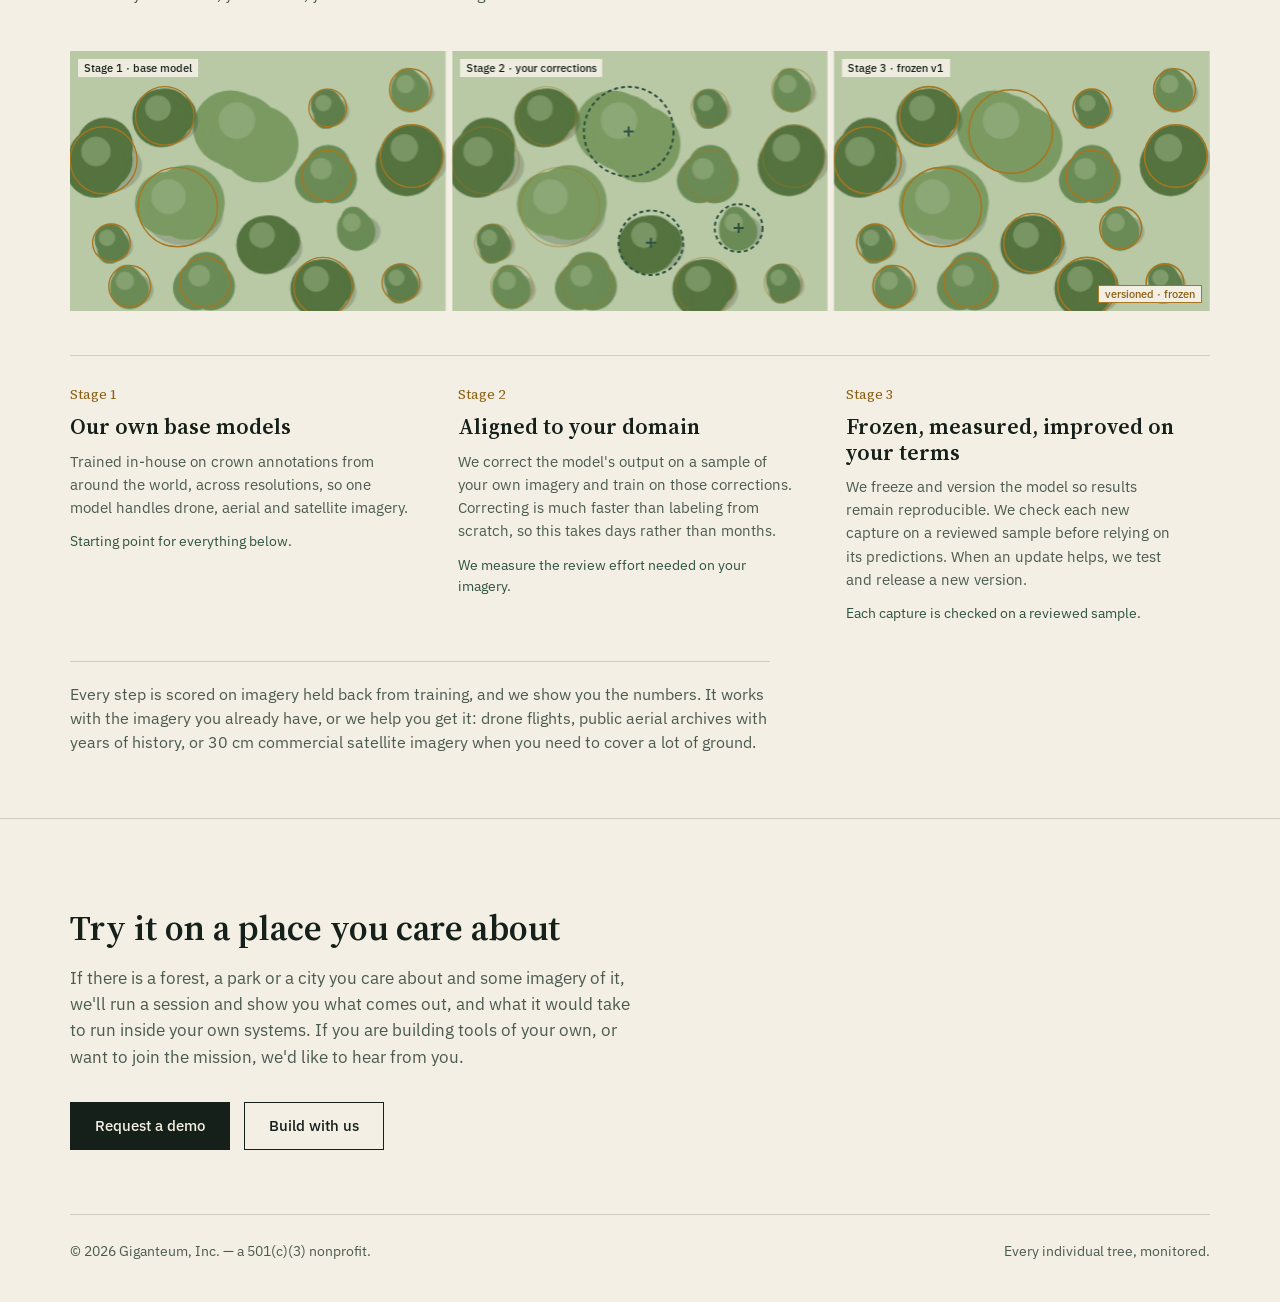
<file: trees.html>
<!DOCTYPE html>
<html lang="en">
<head>
<meta charset="UTF-8">
<meta name="viewport" content="width=device-width, initial-scale=1, viewport-fit=cover">
<title>Tree monitoring — Giganteum</title>
<meta name="description" content="What Giganteum can do on your imagery now, what we are building toward, and how a model adapts to your site.">
<link rel="canonical" href="https://giganteum.github.io/preview-a3f9297cd7/trees">
<meta property="og:type" content="website">
<meta property="og:site_name" content="Giganteum">
<meta property="og:title" content="Tree monitoring — Giganteum">
<meta property="og:description" content="What Giganteum can do on your imagery now, what we are building toward, and how a model adapts to your site.">
<meta property="og:url" content="https://giganteum.github.io/preview-a3f9297cd7/trees">
<meta property="og:image" content="https://giganteum.github.io/preview-a3f9297cd7/assets/og-card.jpg">
<meta property="og:image:width" content="1200">
<meta property="og:image:height" content="630">
<meta property="og:image:alt" content="A canopy of tree crowns seen from above, one flagged brown, next to its tree record.">
<meta name="twitter:card" content="summary_large_image">
<link rel="icon" href="assets/logos/logo-06u2/favicon.svg?h=ea83f946c8" type="image/svg+xml">
<link rel="icon" href="assets/logos/logo-06u2/favicon.ico?h=4b74110f3c" sizes="32x32">
<link rel="apple-touch-icon" href="assets/logos/logo-06u2/favicon-180.png?h=ba5bebc18b">
<meta name="color-scheme" content="light">
<meta name="theme-color" content="#F3EFE4">
<link rel="preload" href="fonts/source-serif-4-latin.woff2" as="font" type="font/woff2" crossorigin>
<link rel="preload" href="fonts/ibm-plex-sans-latin.woff2" as="font" type="font/woff2" crossorigin>
<style>
/* Giganteum site styles. Fonts are self-hosted (SIL OFL 1.1, see fonts/OFL-*.txt). */
/* latin-ext */
@font-face {
  font-family: 'Fraunces';
  font-style: normal;
  font-weight: 500;
  font-display: swap;
  src: url(fonts/fraunces-latin-ext.woff2) format('woff2');
  unicode-range: U+0100-02BA, U+02BD-02C5, U+02C7-02CC, U+02CE-02D7, U+02DD-02FF, U+0304, U+0308, U+0329, U+1D00-1DBF, U+1E00-1E9F, U+1EF2-1EFF, U+2020, U+20A0-20AB, U+20AD-20C0, U+2113, U+2C60-2C7F, U+A720-A7FF;
}
/* latin */
@font-face {
  font-family: 'Fraunces';
  font-style: normal;
  font-weight: 500;
  font-display: swap;
  src: url(fonts/fraunces-latin.woff2) format('woff2');
  unicode-range: U+0000-00FF, U+0131, U+0152-0153, U+02BB-02BC, U+02C6, U+02DA, U+02DC, U+0304, U+0308, U+0329, U+2000-206F, U+20AC, U+2122, U+2191, U+2193, U+2212, U+2215, U+FEFF, U+FFFD;
}
/* latin-ext */
@font-face {
  font-family: 'IBM Plex Sans';
  font-style: normal;
  font-weight: 400;
  font-stretch: 100%;
  font-display: swap;
  src: url(fonts/ibm-plex-sans-latin-ext.woff2) format('woff2');
  unicode-range: U+0100-02BA, U+02BD-02C5, U+02C7-02CC, U+02CE-02D7, U+02DD-02FF, U+0304, U+0308, U+0329, U+1D00-1DBF, U+1E00-1E9F, U+1EF2-1EFF, U+2020, U+20A0-20AB, U+20AD-20C0, U+2113, U+2C60-2C7F, U+A720-A7FF;
}
/* latin */
@font-face {
  font-family: 'IBM Plex Sans';
  font-style: normal;
  font-weight: 400;
  font-stretch: 100%;
  font-display: swap;
  src: url(fonts/ibm-plex-sans-latin.woff2) format('woff2');
  unicode-range: U+0000-00FF, U+0131, U+0152-0153, U+02BB-02BC, U+02C6, U+02DA, U+02DC, U+0304, U+0308, U+0329, U+2000-206F, U+20AC, U+2122, U+2191, U+2193, U+2212, U+2215, U+FEFF, U+FFFD;
}
/* latin-ext */
@font-face {
  font-family: 'IBM Plex Sans';
  font-style: normal;
  font-weight: 500;
  font-stretch: 100%;
  font-display: swap;
  src: url(fonts/ibm-plex-sans-latin-ext.woff2) format('woff2');
  unicode-range: U+0100-02BA, U+02BD-02C5, U+02C7-02CC, U+02CE-02D7, U+02DD-02FF, U+0304, U+0308, U+0329, U+1D00-1DBF, U+1E00-1E9F, U+1EF2-1EFF, U+2020, U+20A0-20AB, U+20AD-20C0, U+2113, U+2C60-2C7F, U+A720-A7FF;
}
/* latin */
@font-face {
  font-family: 'IBM Plex Sans';
  font-style: normal;
  font-weight: 500;
  font-stretch: 100%;
  font-display: swap;
  src: url(fonts/ibm-plex-sans-latin.woff2) format('woff2');
  unicode-range: U+0000-00FF, U+0131, U+0152-0153, U+02BB-02BC, U+02C6, U+02DA, U+02DC, U+0304, U+0308, U+0329, U+2000-206F, U+20AC, U+2122, U+2191, U+2193, U+2212, U+2215, U+FEFF, U+FFFD;
}
/* latin-ext */
@font-face {
  font-family: 'IBM Plex Sans';
  font-style: normal;
  font-weight: 600;
  font-stretch: 100%;
  font-display: swap;
  src: url(fonts/ibm-plex-sans-latin-ext.woff2) format('woff2');
  unicode-range: U+0100-02BA, U+02BD-02C5, U+02C7-02CC, U+02CE-02D7, U+02DD-02FF, U+0304, U+0308, U+0329, U+1D00-1DBF, U+1E00-1E9F, U+1EF2-1EFF, U+2020, U+20A0-20AB, U+20AD-20C0, U+2113, U+2C60-2C7F, U+A720-A7FF;
}
/* latin */
@font-face {
  font-family: 'IBM Plex Sans';
  font-style: normal;
  font-weight: 600;
  font-stretch: 100%;
  font-display: swap;
  src: url(fonts/ibm-plex-sans-latin.woff2) format('woff2');
  unicode-range: U+0000-00FF, U+0131, U+0152-0153, U+02BB-02BC, U+02C6, U+02DA, U+02DC, U+0304, U+0308, U+0329, U+2000-206F, U+20AC, U+2122, U+2191, U+2193, U+2212, U+2215, U+FEFF, U+FFFD;
}

/* ---------- tokens: this site is light by decision; the dark scheme keeps the same values ---------- */
/* Source Serif 4 (SIL OFL 1.1, fonts/OFL-SourceSerif4.txt): headings and serif accents. Fraunces stays for the wordmark only. */
@font-face{font-family:'Source Serif 4';font-style:normal;font-weight:200 900;font-display:swap;src:url(fonts/source-serif-4-latin-ext.woff2) format('woff2');unicode-range:U+0100-02BA, U+02BD-02C5, U+02C7-02CC, U+02CE-02D7, U+02DD-02FF, U+0304, U+0308, U+0329, U+1D00-1DBF, U+1E00-1E9F, U+1EF2-1EFF, U+2020, U+20A0-20AB, U+20AD-20C0, U+2113, U+2C60-2C7F, U+A720-A7FF}
@font-face{font-family:'Source Serif 4';font-style:normal;font-weight:200 900;font-display:swap;src:url(fonts/source-serif-4-latin.woff2) format('woff2');unicode-range:U+0000-00FF, U+0131, U+0152-0153, U+02BB-02BC, U+02C6, U+02DA, U+02DC, U+0304, U+0308, U+0329, U+2000-206F, U+20AC, U+2122, U+2191, U+2193, U+2212, U+2215, U+FEFF, U+FFFD}

:root{
  --paper:#F3EFE4; --ink:#15201A; --dim:#4B5A50; --rule:rgba(21,32,26,.16); --rule-strong:#15201A;
  --moss:#2E5241; --accent:#A8761F; --accent-text:#8A5F12; --canopy:#5E8A4C;
  --serif:'Source Serif 4',Georgia,'Times New Roman',serif; --sans:'IBM Plex Sans','Helvetica Neue',Arial,sans-serif;
  --gutter:clamp(20px,5.5vw,80px);
  color-scheme:light;
  box-sizing:border-box; padding-top:env(safe-area-inset-top,0px); padding-bottom:env(safe-area-inset-bottom,0px);
}
@media (prefers-color-scheme:dark){ :root:not([data-theme="light"]){ --paper:#F3EFE4; --ink:#15201A; } }
:root[data-theme="dark"]{ --paper:#F3EFE4; --ink:#15201A; }
html{scroll-padding-top:env(safe-area-inset-top,0px);scroll-behavior:smooth}
*{box-sizing:border-box;margin:0;padding:0}
body{background:var(--paper);color:var(--ink);font-family:var(--sans);font-size:17px;line-height:1.55;-webkit-font-smoothing:antialiased}
::selection{background:var(--accent);color:var(--paper)}
a{color:inherit}
a:focus-visible,button:focus-visible{outline:2px solid var(--accent);outline-offset:3px}
h1,h2,h3{font-family:var(--serif);font-weight:600;letter-spacing:0}
h1{font-size:clamp(40px,5vw,66px);line-height:1.06;text-wrap:balance}
h2{font-size:clamp(28px,2.8vw,38px);line-height:1.12;text-wrap:balance}
.wrap{max-width:1440px;margin:0 auto;padding:0 var(--gutter)}
.eyebrow{font-size:15px;font-weight:500;color:var(--moss)}
.dim{color:var(--dim)}
.btn{display:inline-flex;align-items:center;justify-content:center;min-height:48px;padding:12px 24px;font:500 15px/1 var(--sans);text-decoration:none;border:1px solid var(--ink);color:var(--ink);background:transparent;cursor:pointer}
.btn:hover{background:rgba(21,32,26,.06)}
.btn-primary{background:var(--ink);color:var(--paper)}
.btn-primary:hover{background:#26362d}
.textlink{font-size:15px;color:var(--dim);text-decoration:underline;text-underline-offset:4px}
.textlink:hover{color:var(--ink)}

/* ---------- nav ---------- */
nav{display:flex;align-items:center;justify-content:space-between;padding:26px 0;position:relative;z-index:5}
.wordmark{font-family:'Fraunces',Georgia,serif;font-weight:500;font-size:22px;text-decoration:none;letter-spacing:.01em}
.wordmark span{color:var(--canopy)}
/* logo 06u-2 mark; clear space >= the trunk's diameter (README) */
.wordmark{display:inline-flex;align-items:center}
.wordmark .mark{display:block;width:28px;height:28px;flex-shrink:0;margin-right:10px}
.links{display:flex;gap:32px;font-size:15px}
.links a{color:var(--dim);text-decoration:none}
.links a:hover{color:var(--ink)}
.menu{display:none;width:44px;height:44px;border:1px solid var(--rule);background:transparent;align-items:center;justify-content:center;cursor:pointer}

/* ---------- hero ---------- */
.hero{position:relative;min-height:min(720px,calc(100svh - 190px));display:flex;flex-direction:column}
.hero-copy{position:relative;z-index:2;max-width:620px;padding:40px 0 60px;display:flex;flex-direction:column;gap:26px}
.hero-head,.hero-body{display:flex;flex-direction:column;gap:26px}
.hero-copy p{font-size:clamp(17px,1.4vw,19px);max-width:52ch;color:var(--dim)}
.cta{display:flex;gap:14px;align-items:center;flex-wrap:wrap;padding-top:4px}
.scene{position:absolute;inset:0;z-index:1}
.scene canvas{position:absolute;inset:0;width:100%;height:100%;display:block}
.aerial-scene{background:radial-gradient(60% 60% at 40% 50%,rgba(216,201,166,.55),rgba(216,201,166,0))}
.beyond-scene{background:radial-gradient(60% 60% at 50% 50%,rgba(185,201,166,.35),rgba(185,201,166,0))}
.pause{position:absolute;top:8px;right:0;z-index:3;display:inline-flex;align-items:center;justify-content:center;width:36px;height:36px;border:1px solid var(--rule);border-radius:999px;background:rgba(243,239,228,.8);color:var(--dim);cursor:pointer}
.pause .i-play{display:none}
.pause[aria-pressed="true"] .i-pause{display:none}
.pause[aria-pressed="true"] .i-play{display:block}
.pause:hover{color:var(--ink)}
.pause[hidden]{display:none}
.beyond-scene .pause{top:auto;bottom:8px;right:8px}
.record{position:absolute;right:0;bottom:44px;z-index:3;width:290px;opacity:0;transform:translateY(6px);transition:opacity .45s,transform .45s;padding:16px 18px 12px;background:var(--paper);border:1px solid var(--rule);font-size:13px;line-height:1.35}
.record.show{opacity:1;transform:none}
.record .hist-label{font-size:12px;font-weight:500;color:var(--dim);padding:10px 0 0;border-top:1px solid var(--rule);opacity:0;transition:opacity .4s}
.record .hist-label.on{opacity:1}
.record .row.status.dead span:last-child{color:#6B6A62}
.record .head{display:flex;flex-wrap:wrap;column-gap:12px;justify-content:space-between;align-items:baseline;padding-bottom:8px}
.record .head b,.record .head i{white-space:nowrap}
.record .head b{font-family:var(--serif);font-weight:400;font-size:15px}
.record .head i{font-style:normal;font-size:12px;font-weight:500;color:var(--dim)}
.record .row{display:flex;justify-content:space-between;gap:12px;padding:7px 0;border-top:1px solid var(--rule);opacity:0;transform:translateY(3px);transition:opacity .35s,transform .35s}
.record .row.on{opacity:1;transform:none}
.record .row span:first-child{color:var(--dim)}
.record .row span:last-child{font-weight:500;text-align:right}
.record .row.status span:last-child{color:var(--accent-text)}
.record .row.status.ok span:last-child{color:var(--moss)}
.record .hist{display:flex;gap:14px;align-items:flex-end;padding:6px 0 4px;opacity:0;transition:opacity .5s}
.record .hist.on{opacity:1}
.record .hist div{display:flex;flex-direction:column;align-items:center;gap:4px;font-size:11px;color:var(--dim)}
.record .hist svg{display:block}
.caption{position:absolute;right:0;bottom:16px;z-index:3;font-size:12.5px;color:var(--dim)}

/* ---------- strips and sections ---------- */
.col-label.how{margin-top:12px;padding-bottom:0}
.fine{margin-top:36px;padding-top:16px;border-top:1px solid var(--rule);font-size:13.5px;color:var(--dim);max-width:70ch}
.bridge{font-size:15px!important;font-weight:500;color:var(--moss)!important;margin-top:6px}
.loop{display:grid;grid-template-columns:repeat(4,minmax(0,1fr));gap:24px;border-top:1px solid var(--rule);border-bottom:1px solid var(--rule);margin-top:8px}
.loop div{padding:18px 20px 22px 0}
.loop b{display:block;font-family:var(--serif);font-weight:400;font-size:19px}
.loop b em{font-style:normal;color:var(--accent-text);font-family:var(--sans);font-size:13px;margin-right:10px}
.loop p{font-size:14px;color:var(--dim);margin-top:8px}
section.block{padding-top:clamp(64px,7vw,96px);padding-bottom:clamp(48px,5vw,72px)}
.grid{display:grid;grid-template-columns:repeat(12,minmax(0,1fr));column-gap:24px;row-gap:32px}
.c4{grid-column:span 4}.c6{grid-column:span 6}.c8{grid-column:span 8}
.lead{display:flex;flex-direction:column;gap:18px;padding-right:32px}
.lead p{font-size:16px;color:var(--dim)}
.col-label{font-size:15px;font-weight:500;color:var(--moss);padding-bottom:12px}
.item{display:flex;gap:20px;padding:22px 0;border-top:1px solid var(--rule)}
.item em{font-style:normal;font-family:var(--serif);font-size:14px;color:var(--accent-text);width:28px;flex-shrink:0;padding-top:6px}
.item b{display:block;font-family:var(--serif);font-weight:600;font-size:22px;line-height:1.15}
.item p{font-size:15.5px;color:var(--dim);margin-top:8px}
.pull{margin-top:28px;padding-top:22px;border-top:1px solid var(--rule-strong);font-family:var(--serif);font-size:22px;line-height:1.3}
.stages{display:grid;grid-template-columns:repeat(3,minmax(0,1fr));gap:24px;margin-top:44px;border-top:1px solid var(--rule)}
.stages div{padding:24px 24px 0 0}
.stages em{font-style:normal;font-family:var(--serif);font-size:14px;color:var(--accent-text)}
.stages b{display:block;font-family:var(--serif);font-weight:600;font-size:22px;margin-top:8px;line-height:1.15}
.stages p{font-size:15px;color:var(--dim);margin-top:10px}
.stages small{display:block;font-size:14px;color:var(--moss);margin-top:12px}
.measured{margin-top:36px;padding-top:20px;border-top:1px solid var(--rule);font-size:15.5px;color:var(--dim);max-width:70ch}

/* figures in Trees (v1 default; ?v=2 / ?v=4 alternatives) and How it adapts (v3); ?v=0 = none */
.draft-band{grid-column:1/-1;position:relative;height:290px;margin-top:12px}
.draft-band[hidden],html:not(.js) .draft-band{display:none}
.draft-band canvas{position:absolute;inset:0;width:100%;height:100%;display:block}
.draft-band[data-v="2"],.draft-band[data-v="3"]{height:260px}
.draft-band[data-v="4"]{height:210px}
#trees .grid:has(> .draft-band:not([hidden])){grid-auto-flow:row dense}
.figure-note{grid-column:1/-1;max-width:70ch}
/* landing: the Trees summary links on to trees.html */
#trees .more{grid-column:1/-1;margin-top:4px}
/* trees.html: the page title sits above the section like an eyebrow */
.page-title{font-family:var(--sans);line-height:1.55;margin-bottom:22px}
/* 404.html */
.notfound{min-height:50vh;display:flex;flex-direction:column;gap:16px}
.notfound p{color:var(--dim);font-size:clamp(17px,1.4vw,19px)}
.preface{max-width:62ch;display:flex;flex-direction:column;gap:14px;margin-bottom:36px}
.preface p{font-size:clamp(17px,1.4vw,19px);color:var(--dim)}
.preface p:last-child{font-size:15px}
.figure-note[hidden]{display:none}
.figure-note p{font-size:15.5px;color:var(--dim)}
.figure-note h2{margin:6px 0 16px}
.figure-note p+p{margin-top:10px}

/* aerial: island on the left, text on the right */
.aerial-grid{display:grid;grid-template-columns:repeat(12,minmax(0,1fr));column-gap:24px;align-items:center}
.aerial-scene{grid-column:span 7;position:relative;height:520px;margin-left:calc(-1 * var(--gutter))}
.aerial-scene canvas{position:absolute;inset:0;width:100%;height:100%}
.tally{position:absolute;left:var(--gutter);bottom:24px;z-index:2;display:flex;gap:22px;padding:12px 16px;background:rgba(243,239,228,.94);border:1px solid var(--rule);font-size:13px}
.tally div{display:flex;flex-direction:column;gap:2px}
.tally span{color:var(--dim)}
.tally b{font-family:var(--serif);font-weight:500;font-size:22px;line-height:1}
.frame-label{position:absolute;left:var(--gutter);top:20px;z-index:2;font-size:12.5px;color:var(--dim);background:rgba(243,239,228,.85);padding:4px 8px;border:1px solid var(--rule)}
.aerial-copy{grid-column:8 / span 5;display:flex;flex-direction:column;gap:18px}
.aerial-copy p{color:var(--dim);font-size:16.5px}
.sec-head,.sec-body{display:flex;flex-direction:column;gap:18px}

/* beyond trees */
.beyond-grid{display:grid;grid-template-columns:repeat(12,minmax(0,1fr));column-gap:24px;align-items:start}
.beyond-copy{grid-column:span 6;display:flex;flex-direction:column;gap:18px}
.beyond-copy p{color:var(--dim);font-size:16.5px}
.beyond-list{margin-top:8px;list-style:none}
.beyond-list li{padding:14px 0;border-top:1px solid var(--rule);font-size:16px}
.beyond-list li b{font-weight:500}
.beyond-list li span{color:var(--dim)}
.beyond-scene{grid-column:8 / span 5;position:relative;height:420px}
.beyond-scene canvas{position:absolute;inset:0;width:100%;height:100%}
.cond{position:absolute;left:0;bottom:0;z-index:2;font-size:13px;color:var(--dim);background:rgba(243,239,228,.9);border:1px solid var(--rule);padding:8px 12px;display:flex;gap:10px;align-items:center}
.cond b{font-family:var(--serif);font-weight:500;font-size:16px;color:var(--ink);min-width:110px}
.cond i{font-style:normal;color:var(--moss)}
.vswitch{position:absolute;right:0;top:-38px;z-index:2;display:flex;gap:4px;align-items:center;font-size:12px;color:var(--dim)}
.vswitch button{min-height:30px;padding:4px 10px;border:1px solid var(--rule);background:transparent;font:500 12px var(--sans);color:var(--dim);cursor:pointer}
.vswitch button[aria-pressed="true"]{background:var(--ink);color:var(--paper);border-color:var(--ink)}

/* who / contact / footer */
.who{border-top:1px solid var(--rule)}
.who p{font-size:clamp(19px,1.9vw,26px);font-family:var(--serif);line-height:1.35;max-width:36em}
.who p+p{margin-top:22px}
.contact{border-top:1px solid var(--rule)}
.contact p{color:var(--dim);max-width:56ch;margin-top:16px}
footer{border-top:1px solid var(--rule);padding:26px 0 40px;display:flex;justify-content:space-between;gap:16px;flex-wrap:wrap;font-size:13.5px;color:var(--dim)}

/* about page */
.about-inner{max-width:70ch;padding:40px 0 80px}
.about-inner h1{font-size:clamp(36px,4.5vw,64px);margin-bottom:28px}
.about-inner h2{font-size:28px;margin:44px 0 14px}
.about-inner p{font-size:18px;line-height:1.6;margin-top:16px}
.about-inner p.note{font-size:14px;color:var(--dim);border:1px solid var(--rule);padding:12px 14px}

@media (max-width:1000px){
  .c4,.c6,.c8{grid-column:span 12}
  .lead{padding-right:0}
  .stages{grid-template-columns:1fr}
  .aerial-grid,.beyond-grid{display:flex;flex-direction:column;gap:28px}
  .aerial-copy,.beyond-copy{display:contents}
  .sec-head{order:1}.aerial-scene,.beyond-scene{order:2}.sec-body{order:3}
  .aerial-scene{width:calc(100% + 2*var(--gutter));margin:0 calc(-1 * var(--gutter));height:420px}
  .beyond-scene{width:100%;height:360px}
  /* hero: eyebrow + headline -> canopy -> body; the record sits under the canopy, not over it */
  .hero{min-height:0}
  .hero-copy{display:contents}
  .hero-head{order:1;padding:16px 0 0}
  #hero-scene{order:2;position:relative;height:var(--hero-canvas-h);margin:26px calc(-1 * var(--gutter)) 0;--hero-canvas-h:420px}
  .hero-body{order:3;padding:28px 0 8px}
  #hero-scene .pause{top:calc(var(--hero-canvas-h) - 48px);bottom:auto;left:var(--gutter);right:auto}
  .record{right:var(--gutter);bottom:16px;width:250px;font-size:12.5px}
  .aerial-scene .pause{right:var(--gutter)}
  /* drafts keep the small-screen order: headline -> graphic -> body */
  html.js #trees:has(.draft-band:not([hidden])) .lead,html.js #adapts:has(.draft-band:not([hidden])) .lead{display:contents}
  html.js #trees:has(.draft-band:not([hidden])) .lead>*,html.js #adapts:has(.draft-band:not([hidden])) .lead>*{grid-column:1/-1}
  #trees h2,#adapts h2{order:1}
  .draft-band{order:2;margin-top:0}
  #trees .lead p,#adapts .lead p{order:3}
  #trees .c4:not(.lead){order:4}
  #trees .more{order:5}
  #draft-trees2,#note-ew{order:5}
}
@media (max-width:900px){
  .links{display:none;position:absolute;right:0;top:80px;flex-direction:column;gap:0;background:var(--paper);border:1px solid var(--rule);padding:8px 0;min-width:220px}
  .links.open{display:flex}
  .links a{padding:12px 18px}
  .menu{display:inline-flex}
  /* without JavaScript the menu button cannot work, so the links stay in the page */
  html:not(.js) .menu{display:none}
  html:not(.js) .links{display:flex;position:static;flex-direction:row;flex-wrap:wrap;gap:4px 20px;border:0;background:none;padding:0;min-width:0}
  html:not(.js) .links a{padding:4px 0}
  html:not(.js) nav{flex-wrap:wrap;gap:12px}
  .loop{grid-template-columns:1fr 1fr}
}
@media (max-width:560px){
  /* phones: the record would cover the canopy, so it moves under it and the leader line drops into it */
  #hero-scene{height:auto;--hero-canvas-h:340px}
  #hero-scene canvas{position:relative;height:var(--hero-canvas-h)}
  .record{position:relative;right:auto;bottom:auto;margin:0 var(--gutter) 0 auto}
  /* ...and it is always there: an empty record (labels, a dash per value) until a tree is picked,
     then the values fill in; between trees it returns to empty instead of leaving a blank block */
  .record,.record.show{opacity:1;transform:none}
  .record .row,.record .hist-label{opacity:1;transform:none}
  .record .row span:last-child{transition:color .35s}
  .record .row:not(.on) span:last-child{color:transparent!important;position:relative}
  .record .row:not(.on) span:last-child::after{content:'—';position:absolute;right:0;color:var(--dim);opacity:.5;
    transform-origin:right center;animation:dash-wait 3.6s ease-in-out infinite}
  /* a slow wave down the empty record: each dash brightens and grows a little, row after row */
  .record .row[data-f="status"] span:last-child::after{animation-delay:.24s}
  .record .row[data-f="cls"] span:last-child::after{animation-delay:.48s}
  .record .row[data-f="crown"] span:last-child::after{animation-delay:.72s}
  .record .row[data-f="pos"] span:last-child::after{animation-delay:.96s}
  .record .row[data-f="caps"] span:last-child::after{animation-delay:1.2s}
  .record .row[data-f="sensors"] span:last-child::after{animation-delay:1.44s}
  html.motion-paused .record .row span:last-child::after{animation-play-state:paused}
}
@media (max-width:640px){ .draft-band[data-v="1"]{height:470px} .draft-band[data-v="2"],.draft-band[data-v="3"]{height:190px} .draft-band[data-v="4"]{height:300px} }
@media (max-width:560px){ .beyond-scene{height:480px} .loop{grid-template-columns:1fr} .loop div{padding-right:0} .cta .btn{width:100%} .tally{gap:14px} }
@keyframes dash-wait{0%,70%,100%{opacity:.45;transform:none}25%{opacity:.9;transform:scaleX(1.2) scaleY(1.15)}}
@media (prefers-reduced-motion:reduce){ html{scroll-behavior:auto} .record .row,.record .hist{transition:none} .record .row span:last-child::after{animation:none!important} }
/* ?freeze=1: deterministic frames for screenshot tests */
html.freeze *,html.freeze *::before,html.freeze *::after{transition:none!important;animation:none!important;scroll-behavior:auto!important}
</style>
<script>document.documentElement.classList.add('js')</script>
</head>
<body>

<div class="wrap">
<nav>
  <a class="wordmark" href="./"><img class="mark" src="assets/logos/logo-06u2/giganteum-mark.svg?h=fabf64458b" width="28" height="28" alt="">giganteum<span>.</span></a>
  <button class="menu" id="menu" aria-label="Open menu" aria-expanded="false" aria-controls="links">
    <svg width="20" height="14" viewBox="0 0 20 14" fill="none" stroke="currentColor" stroke-width="1.5" aria-hidden="true"><path d="M0 1h20M0 7h20M0 13h20"/></svg>
  </button>
  <div class="links" id="links">
    <a href="trees" aria-current="page">Trees</a>
    <a href="./#aerial">Aerial surveys</a>
    <a href="./#beyond">Beyond trees</a>
    <a href="#contact">Contact</a>
  </div>
</nav>
</div>

<main id="main">

<section class="wrap block" id="trees">
  <h1 class="eyebrow page-title">Tree monitoring</h1>
  <div class="preface">
    <p>Finding individual trees is the first step. At satellite resolution it is a hard problem, and it is the one our pipelines are built for. On a new site we can deliver a first count within weeks. Following the same tree for years, across sensors and seasons, turns those detections into a record.</p>
    <p>What we are working toward now is early warning, which means seeing in multispectral imagery that a tree's health is declining while there is still time to act. Our research so far is showing fascinating results.</p>
    <p><a class="textlink" href="mailto:hello@giganteum.org?subject=Early%20warning">Ask us about it</a></p>
  </div>
  <div class="grid">
    <div class="draft-band" id="draft-trees" data-v="1"><canvas id="c-draft-trees" role="img"></canvas></div>
    <div class="figure-note" id="note-ew">
      <div class="col-label">In development</div>
      <h2>Early warning</h2>
      <p>A dying tree changes over years, and a sequence of captures can show what a single image can't.</p>
    </div>
    <div class="draft-band" id="draft-trees2" data-v="4"><canvas id="c-draft-trees2" role="img"></canvas></div>
  </div>
  <p class="fine">Where the imagery can't support a claim about one tree, we say so and report at stand level.</p>
  <div class="pull">We are a nonprofit, and we run like a startup: small, fast, and on your side.</div>
</section>

<section class="wrap block" id="adapts" style="padding-top:0">
  <div class="grid">
    <div class="c8 lead" style="max-width:640px">
      <h2>How it adapts to your site</h2>
      <p>A model trained on one forest usually struggles on the next, and on different imagery or a different season. We take a detector from open data down to your domain: your sensor, your forest, your season. Three stages.</p>
    </div>
    <div class="draft-band" id="draft-adapts" data-v="3"><canvas id="c-draft-adapts" role="img"></canvas></div>
  </div>
  <div class="stages">
    <div><em>Stage 1</em><b>Our own base models</b><p>Trained in-house on crown annotations from around the world, across resolutions, so one model handles drone, aerial and satellite imagery.</p><small>Starting point for everything below.</small></div>
    <div><em>Stage 2</em><b>Aligned to your domain</b><p>We correct the model's output on a sample of your own imagery and train on those corrections. Correcting is much faster than labeling from scratch, so this takes days rather than months.</p><small>We measure the review effort needed on your imagery.</small></div>
    <div><em>Stage 3</em><b>Frozen, measured, improved on your terms</b><p>We freeze and version the model so results remain reproducible. We check each new capture on a reviewed sample before relying on its predictions. When an update helps, we test and release a new version.</p><small>Each capture is checked on a reviewed sample.</small></div>
  </div>
  <p class="measured">Every step is scored on imagery held back from training, and we show you the numbers. It works with the imagery you already have, or we help you get it: drone flights, public aerial archives with years of history, or 30 cm commercial satellite imagery when you need to cover a lot of ground.</p>
</section>

<section class="wrap block contact" id="contact">
  <h2>Try it on a place you care about</h2>
  <p>If there is a forest, a park or a city you care about and some imagery of it, we'll run a session and show you what comes out, and what it would take to run inside your own systems. If you are building tools of your own, or want to join the mission, we'd like to hear from you.</p>
  <div class="cta" style="margin-top:28px">
    <a class="btn btn-primary" href="mailto:hello@giganteum.org?subject=Demo%20request">Request a demo</a>
    <a class="btn" href="mailto:hello@giganteum.org?subject=Build%20with%20us">Build with us</a>
  </div>
</section>

<div class="wrap">
<footer>
  <div>© 2026 Giganteum, Inc. — a 501(c)(3) nonprofit.</div>
  <div>Every individual tree, monitored.</div>
</footer>
</div>
</main>

<script src="js/engine.js?h=83940f65bd" defer></script>
<script src="js/scene-drafts.js?h=fc6bce7b9d" defer></script>
<script src="js/main.js?h=59b2c5da0e" defer></script>
</body>
</html>
</file>
